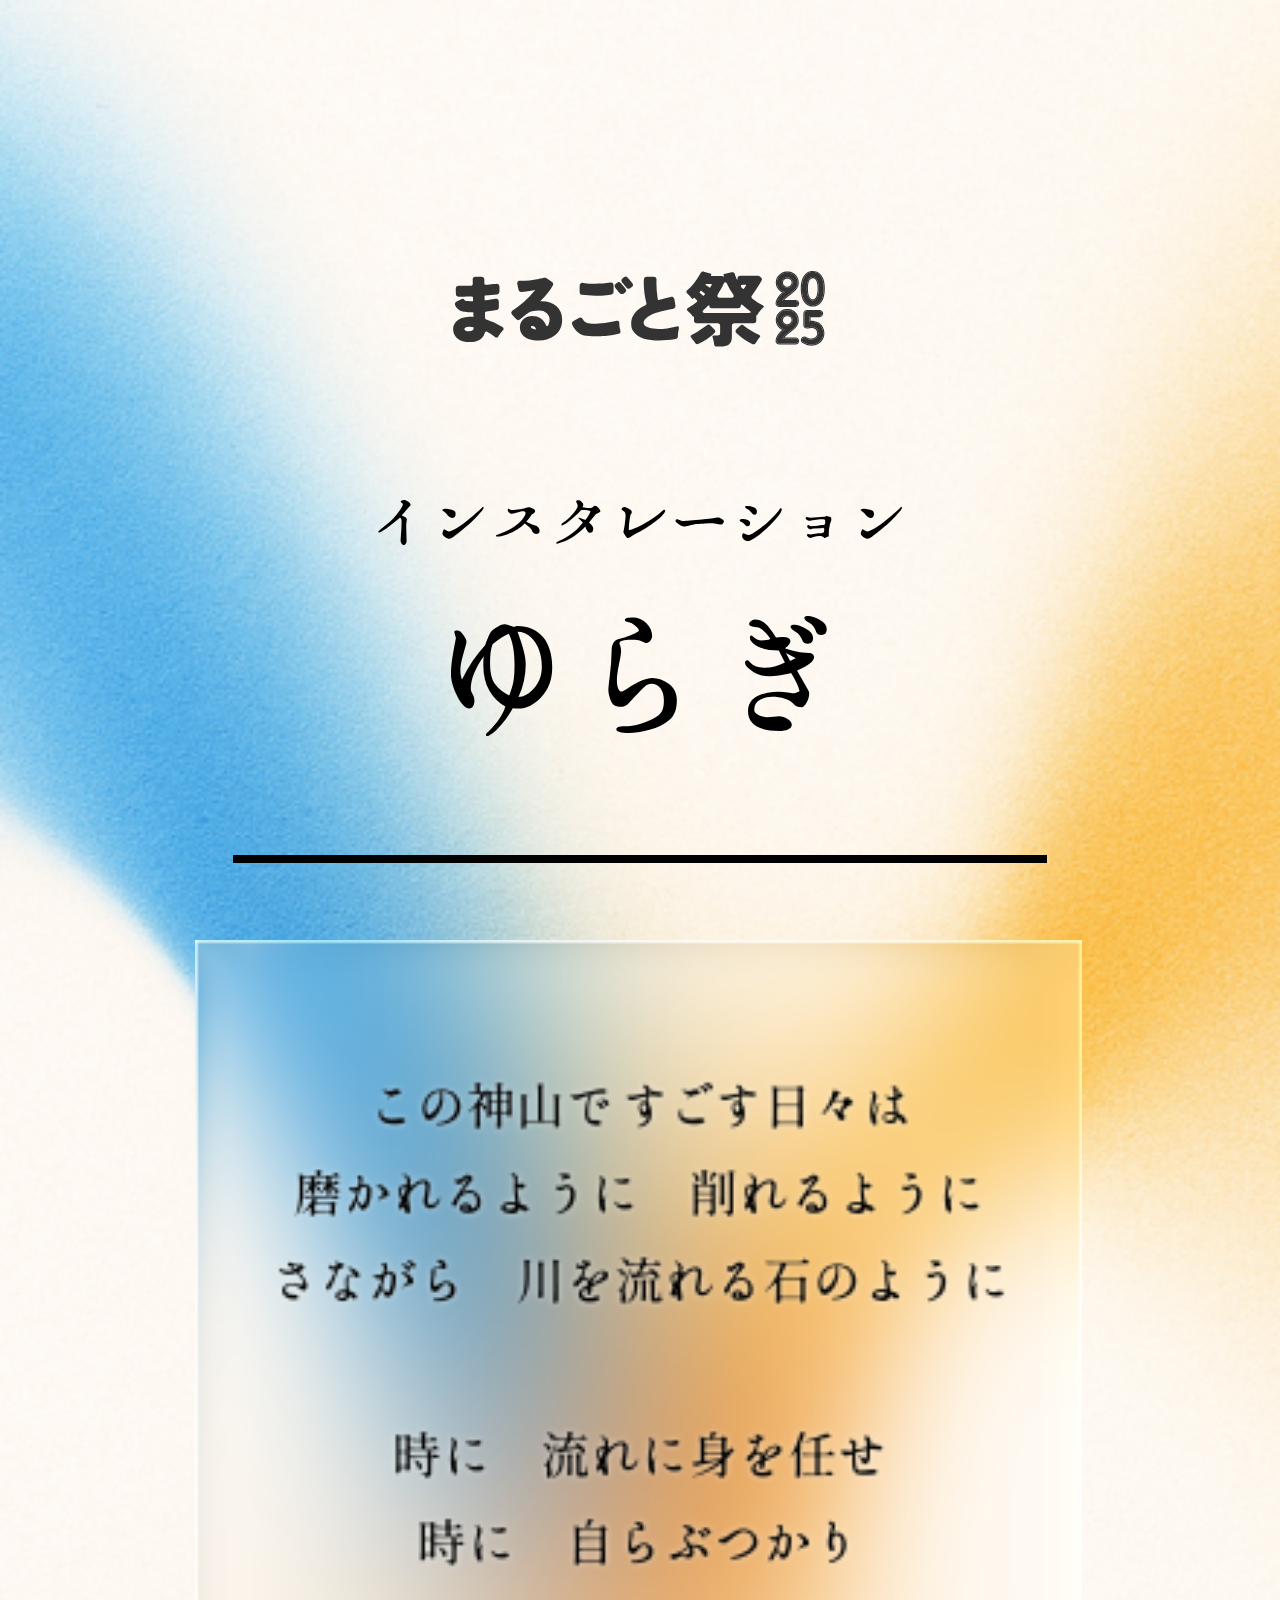
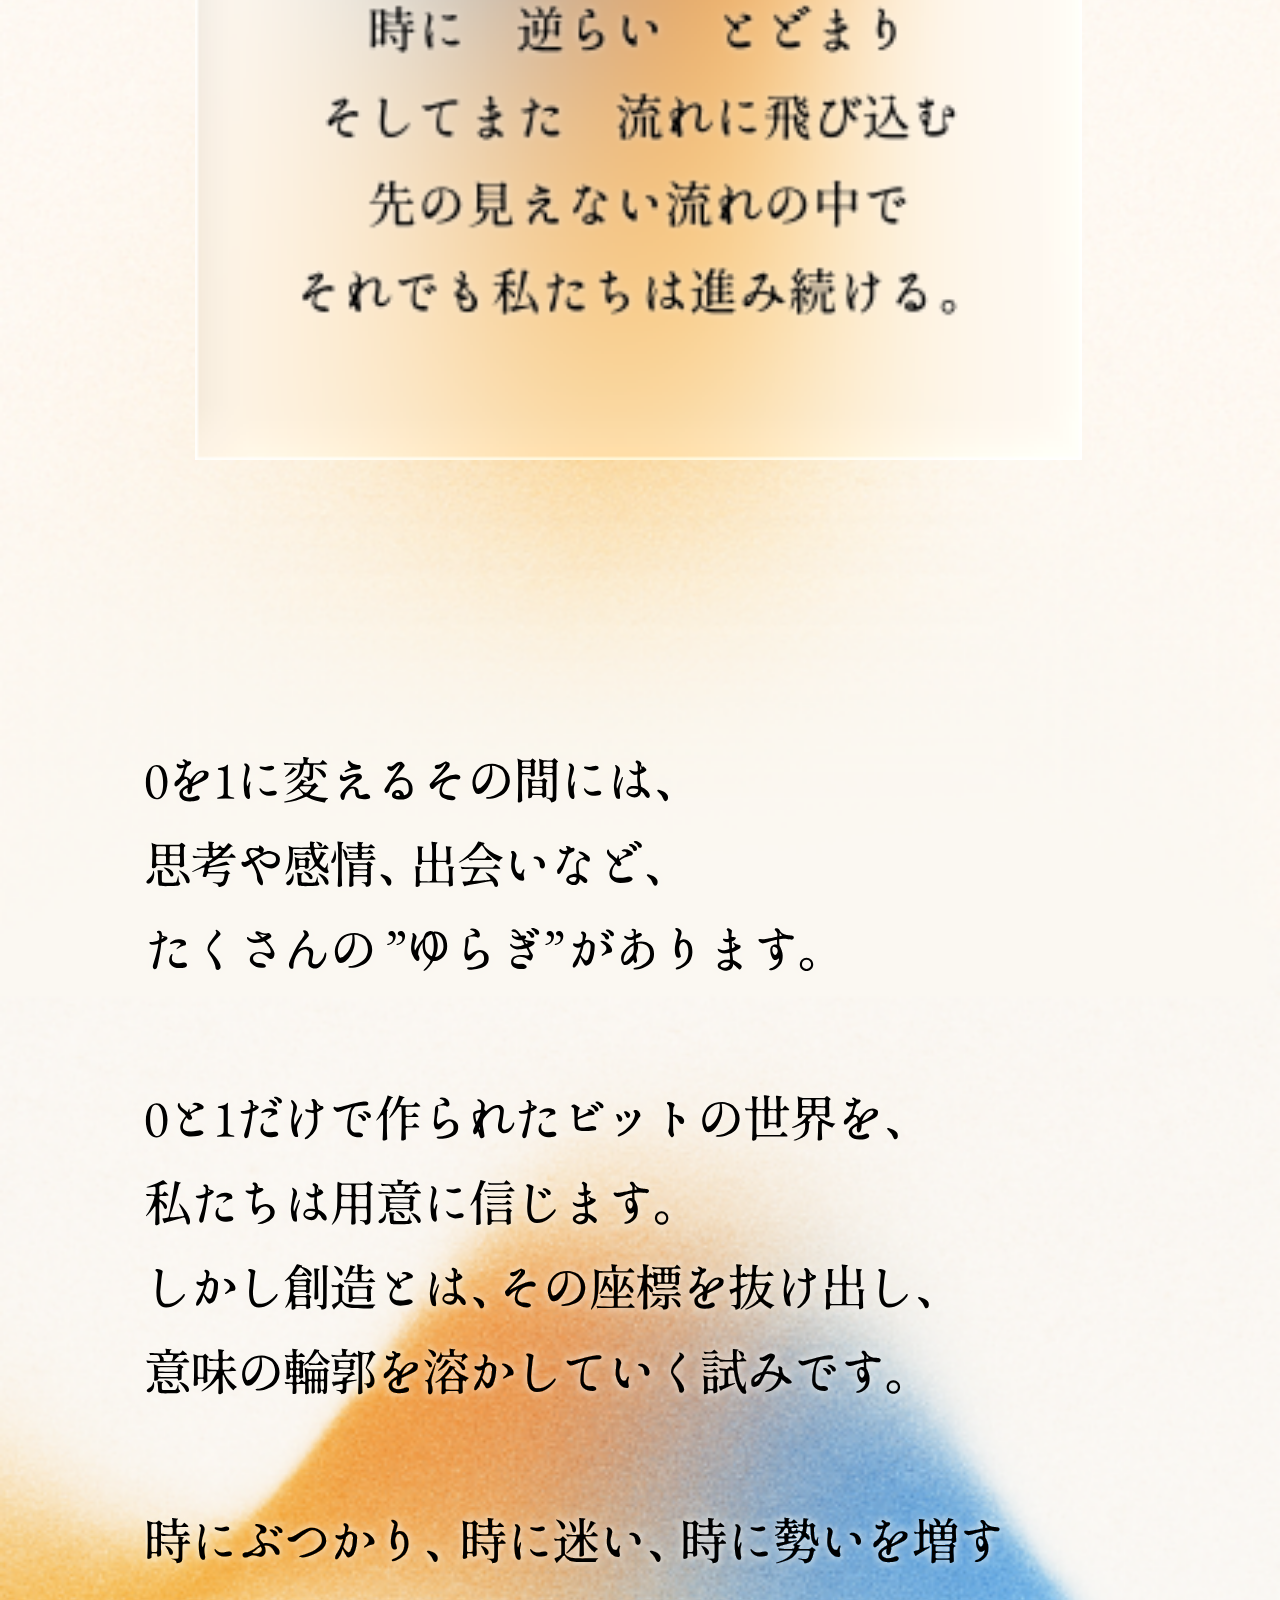
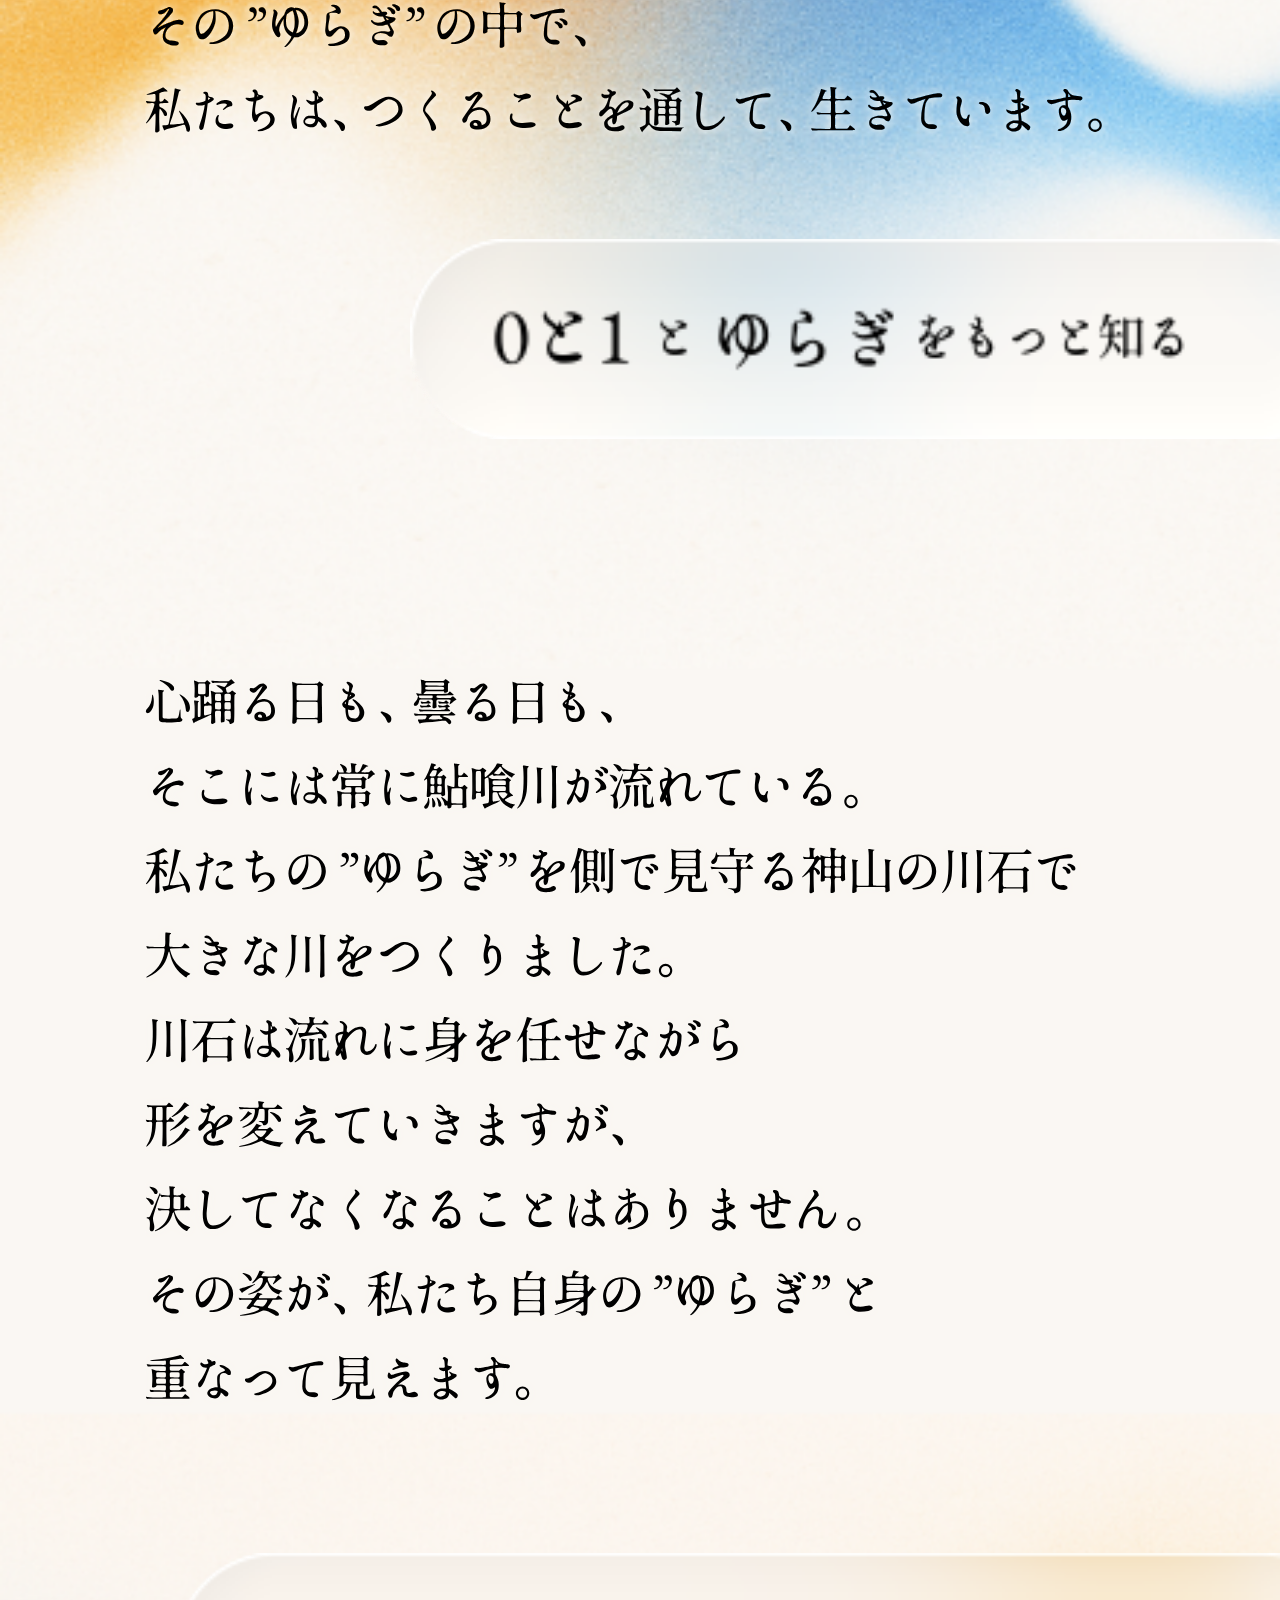
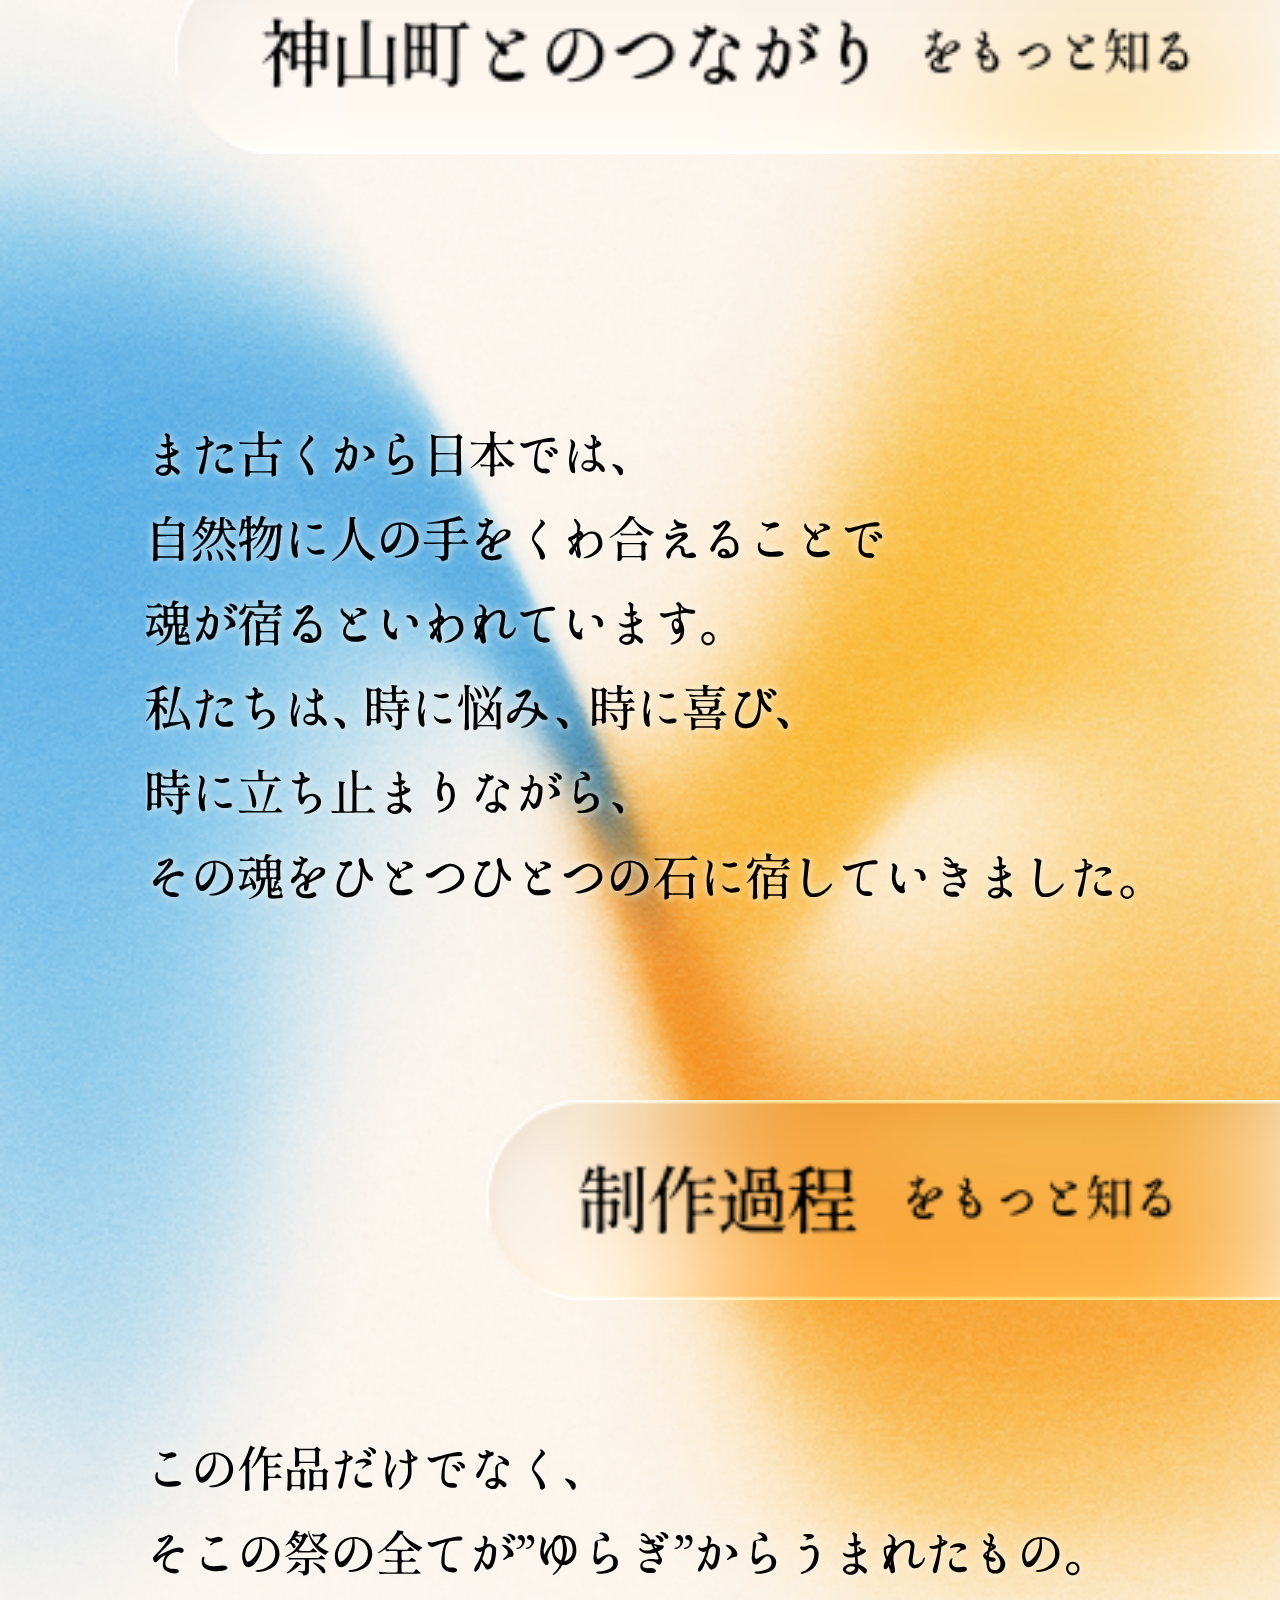
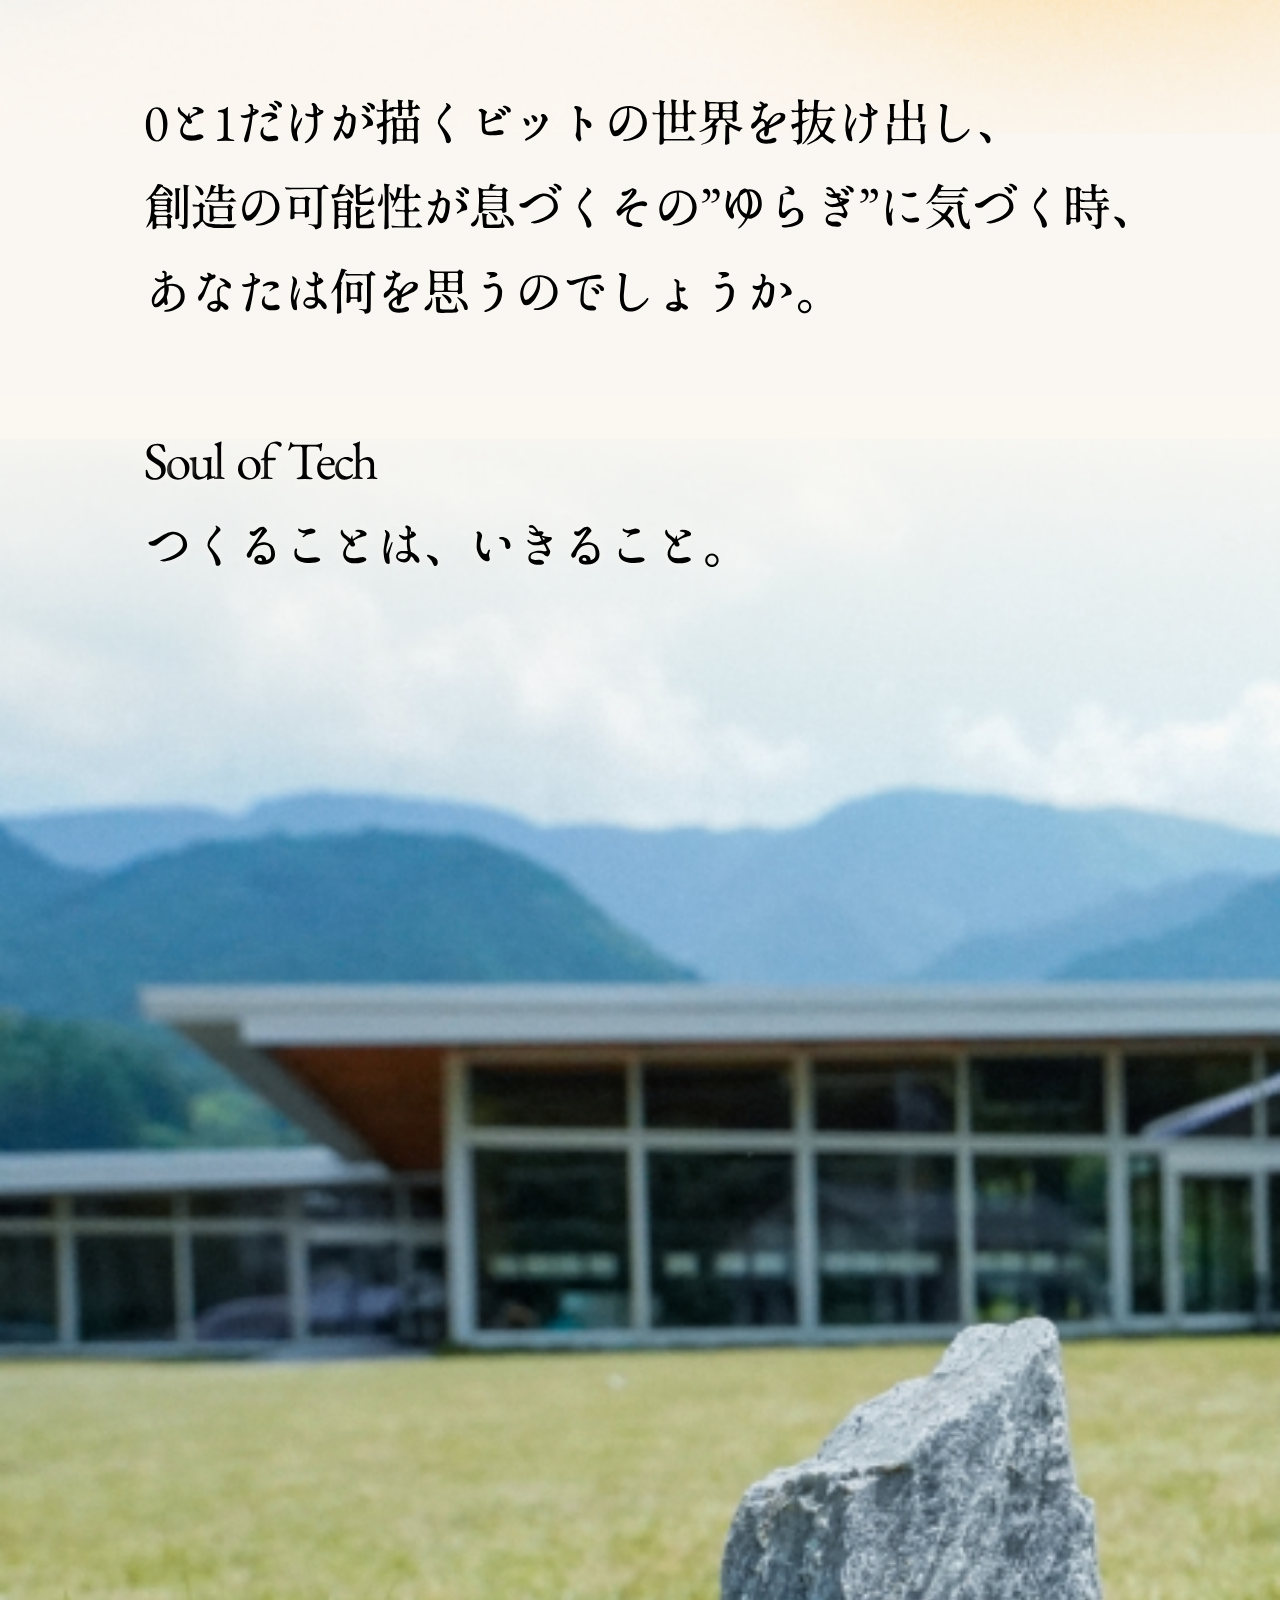
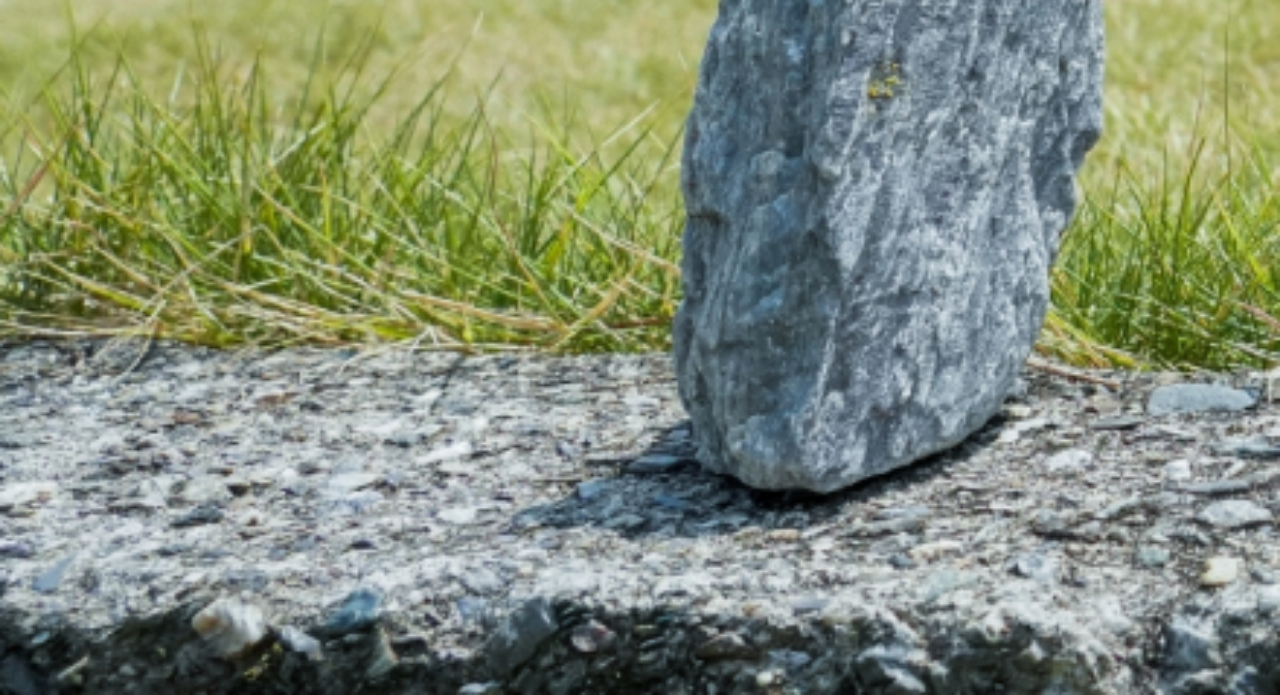
<file: index.html>
<!DOCTYPE html>
<html lang="en">
<head>
  <meta charset="UTF-8" />
  <meta name="viewport" content="width=device-width, initial-scale=1.0" />
  <title>Soul of Tech</title>
  <link rel="stylesheet" href="./style.css" />
  <style>
    a,button,input,select,h1,h2,h3,h4,h5,*{
      box-sizing:border-box;margin:0;padding:0;border:none;text-decoration:none;background:none;
      -webkit-font-smoothing:antialiased;
    }
    menu,ol,ul{list-style:none;margin:0;padding:0;}
  </style>
</head>
<body>
  <div class="home">
    <!-- 背景（常に横幅100%＝コンテナ幅） -->
    <img class="image-21" src="image-210.png" alt="" />

    <!-- 前景 -->
    <img class="div"  src="div0.svg"  alt="" />
    <img class="div2" src="div1.svg"  alt="" />
    <img class="logo" src="logo0.svg"  alt="logo" />
    <img class="image-212" src="image-211.png" alt="" />
    <img class="image-17" src="image-170.png" alt="" />
    <img class="_0-1-0-1-0-1-soul-of-tech" src="0-1-0-1-0-1-soul-of-tech0.svg" alt="" />
    <img class="image-17" src="image-170.png" alt="link image" onclick="window.open('https://marufes-installation.github.io/0-1/', '_blank')" />
    <img class="image-19" src="image-190.png" alt="" />
    <img class="image-19" src="image-190.png" alt="link image" onclick="window.open('https://marufes-installation.github.io/kamiyama/', '_blank')" />
    <div class="line-1"></div>
    <img class="image-20" src="image-200.png" alt="" />
    <img class="image-20" src="image-200.png" alt="link image" onclick="window.open('https://marufes-installation.github.io/process/', '_blank')" />
  </div>
</body>
</html>
</file>
<file: style.css>
/* ===== キャンバス：幅→高さが決まる（基準 440×2989） ===== */
.home{
  position: relative;
  width: 100%;
  aspect-ratio: 440 / 2989;
  background: #faf7f3;
  overflow: hidden;

  /* コンテナクエリを有効化（中の%/cqwは .home の幅に追従） */
  container-type: inline-size;
}

/* ===== 背景：キャンバス全体にフィット ===== */
.image-21{
  position: absolute; inset: 0;
  width: 100%; height: 100%;
  object-fit: cover;
  z-index: 0;
}

/* ===== 前景共通 ===== */
.home > *:not(.image-21){
  position: absolute;
  z-index: 1;
  height: auto;
}

/* ----------------------------------------------------------
   以降は 440×2989 基準の px を：
   横方向 → (px / 440 * 100cqw)
   縦方向 → (px / 440 * 100cqw)  ※高さも幅スケールで決まるため同じ係数
   太さなど → (px / 440 * 100cqw)
   ---------------------------------------------------------- */

/* div0.svg：中央揃え＋スケール */
.div{
  left: 50%;
  top:  calc(211.78 / 440 * 100cqw);
  transform: translateX(-50%);
  /* 初期幅（仮）→Figmaの実測幅に合わせるならこの1行の数値を変更してください */
  width: calc(130 / 440 * 100cqw);
}

/* div1.svg：中央揃え＋スケール */
.div2{
  left: 50%;
  top:  calc(171.76 / 440 * 100cqw);
  transform: translateX(-50%);
  /* 初期幅（仮）。必要に応じて数値調整 */
  width: calc(180 / 440 * 100cqw);
}

/* logo（左右中央・幅はFigma通りにスケール） */
.logo{
  left: 50%;
  top:  calc(93 / 440 * 100cqw);
  transform: translateX(-50%);
  width: calc(130.19 / 440 * 100cqw);
  aspect-ratio: 130.19 / 26.48;
}

/* 305×385 の画像ブロック */
.image-212{
  left: calc(67 / 440 * 100cqw);
  top:  calc(323 / 440 * 100cqw);
  width: calc(305 / 440 * 100cqw);
}

/* タイトルSVG（幅は自然サイズでOKなら未指定、必要なら width:calc(W/440*100cqw) を追加）*/
._0-1-0-1-0-1-soul-of-tech{
  left: calc(49.75 / 440 * 100cqw);
  top:  calc(810.26 / 440 * 100cqw);
}

/* ボタン等 */
.image-17{
  left: calc(141 / 440 * 100cqw);
  top:  calc(1182 / 440 * 100cqw);
  width: calc(299 / 440 * 100cqw);
}

.image-19{
  left: calc(60 / 440 * 100cqw);
  top:  calc(1634 / 440 * 100cqw);
  width: calc(380 / 440 * 100cqw);
}

.image-20{
  left: calc(167 / 440 * 100cqw);
  top:  calc(2028 / 440 * 100cqw);
  width: calc(273 / 440 * 100cqw);
}

/* 線（太さも幅に比例させる） */
.line-1{
  left: calc(80 / 440 * 100cqw);
  top:  calc(294 / 440 * 100cqw);
  width: calc(280.01 / 440 * 100cqw);
  height: 0;
  border-top: calc(3 / 440 * 100cqw) solid #000;
}

/* タイトルSVG（中央揃え＋背景に同期してスケール） */
._0-1-0-1-0-1-soul-of-tech {
  left: 50%;
  top: calc(810.26 / 440 * 100cqw); /* Figma値から換算 */
  transform: translateX(-50%);
  width: calc(340 / 440 * 100cqw);  /* 幅は仮。Figmaの実測値に置き換えてOK */
  height: auto;
}
</file>
